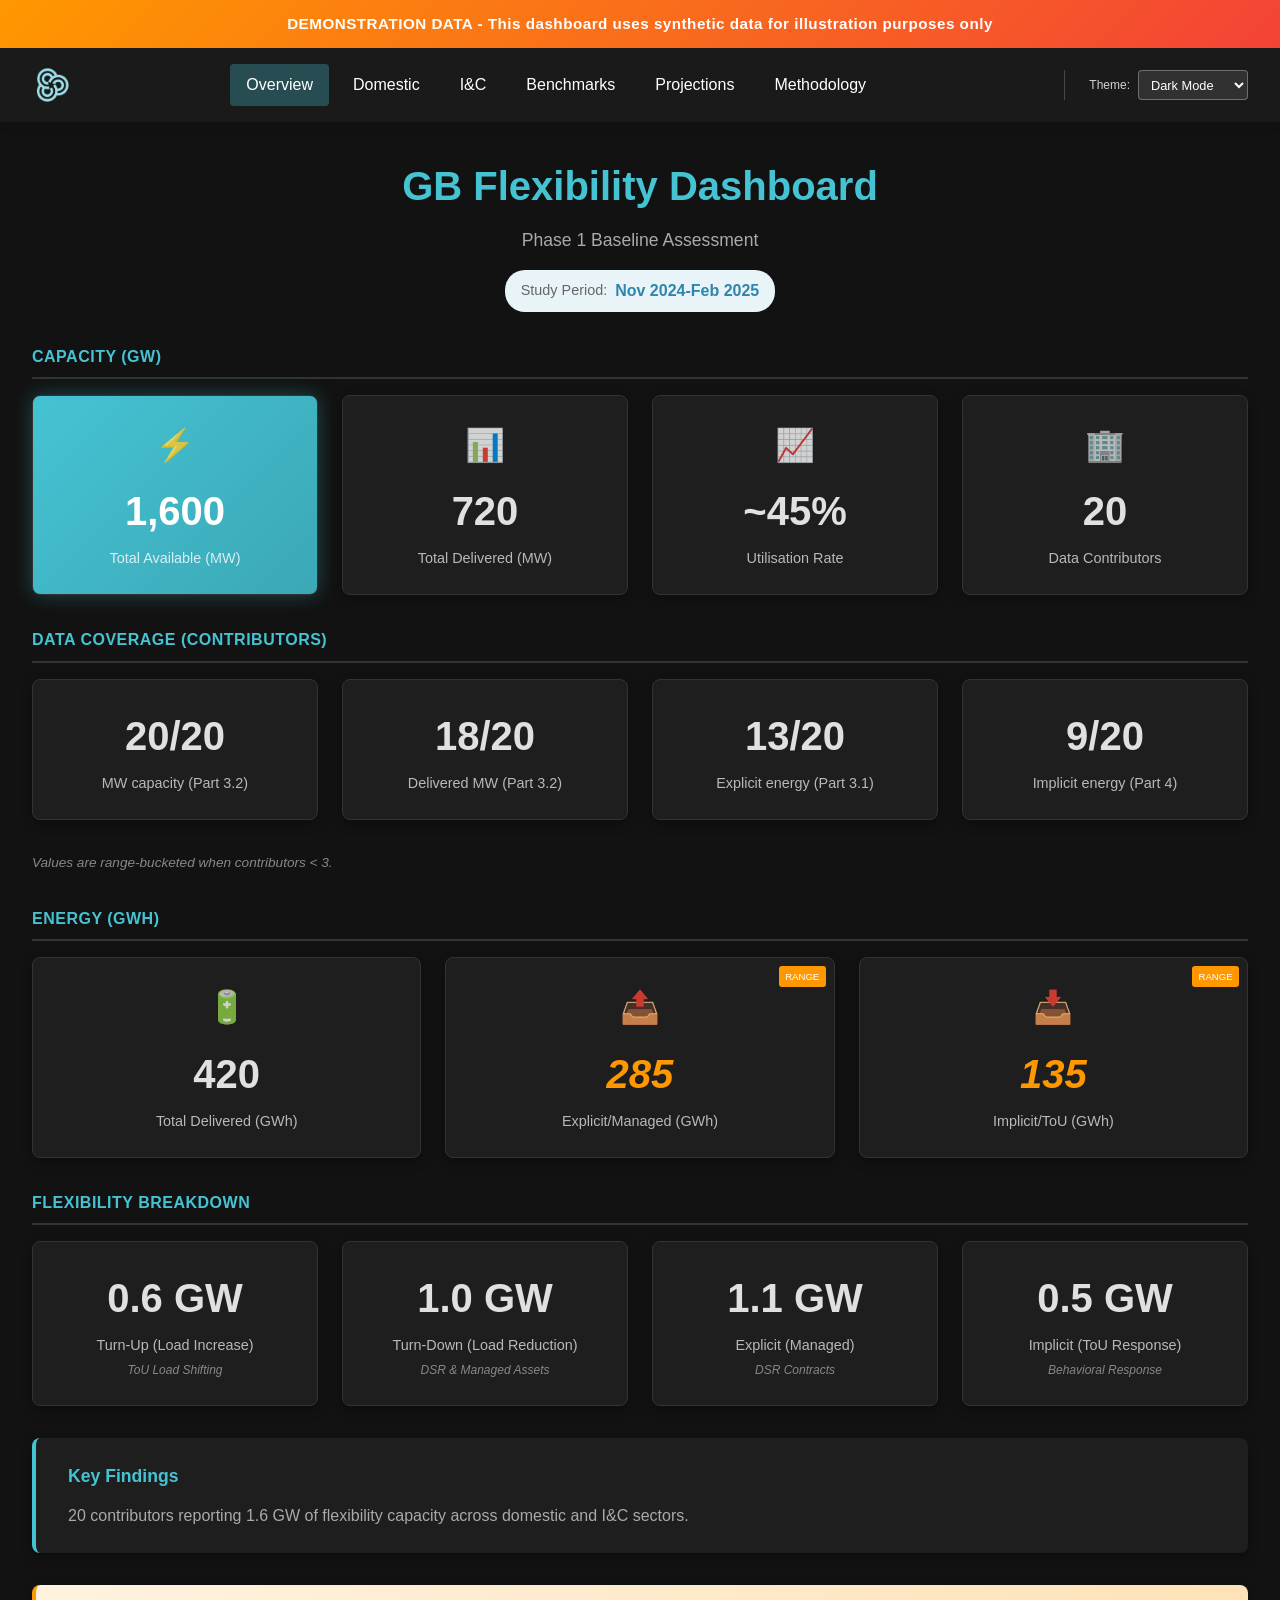
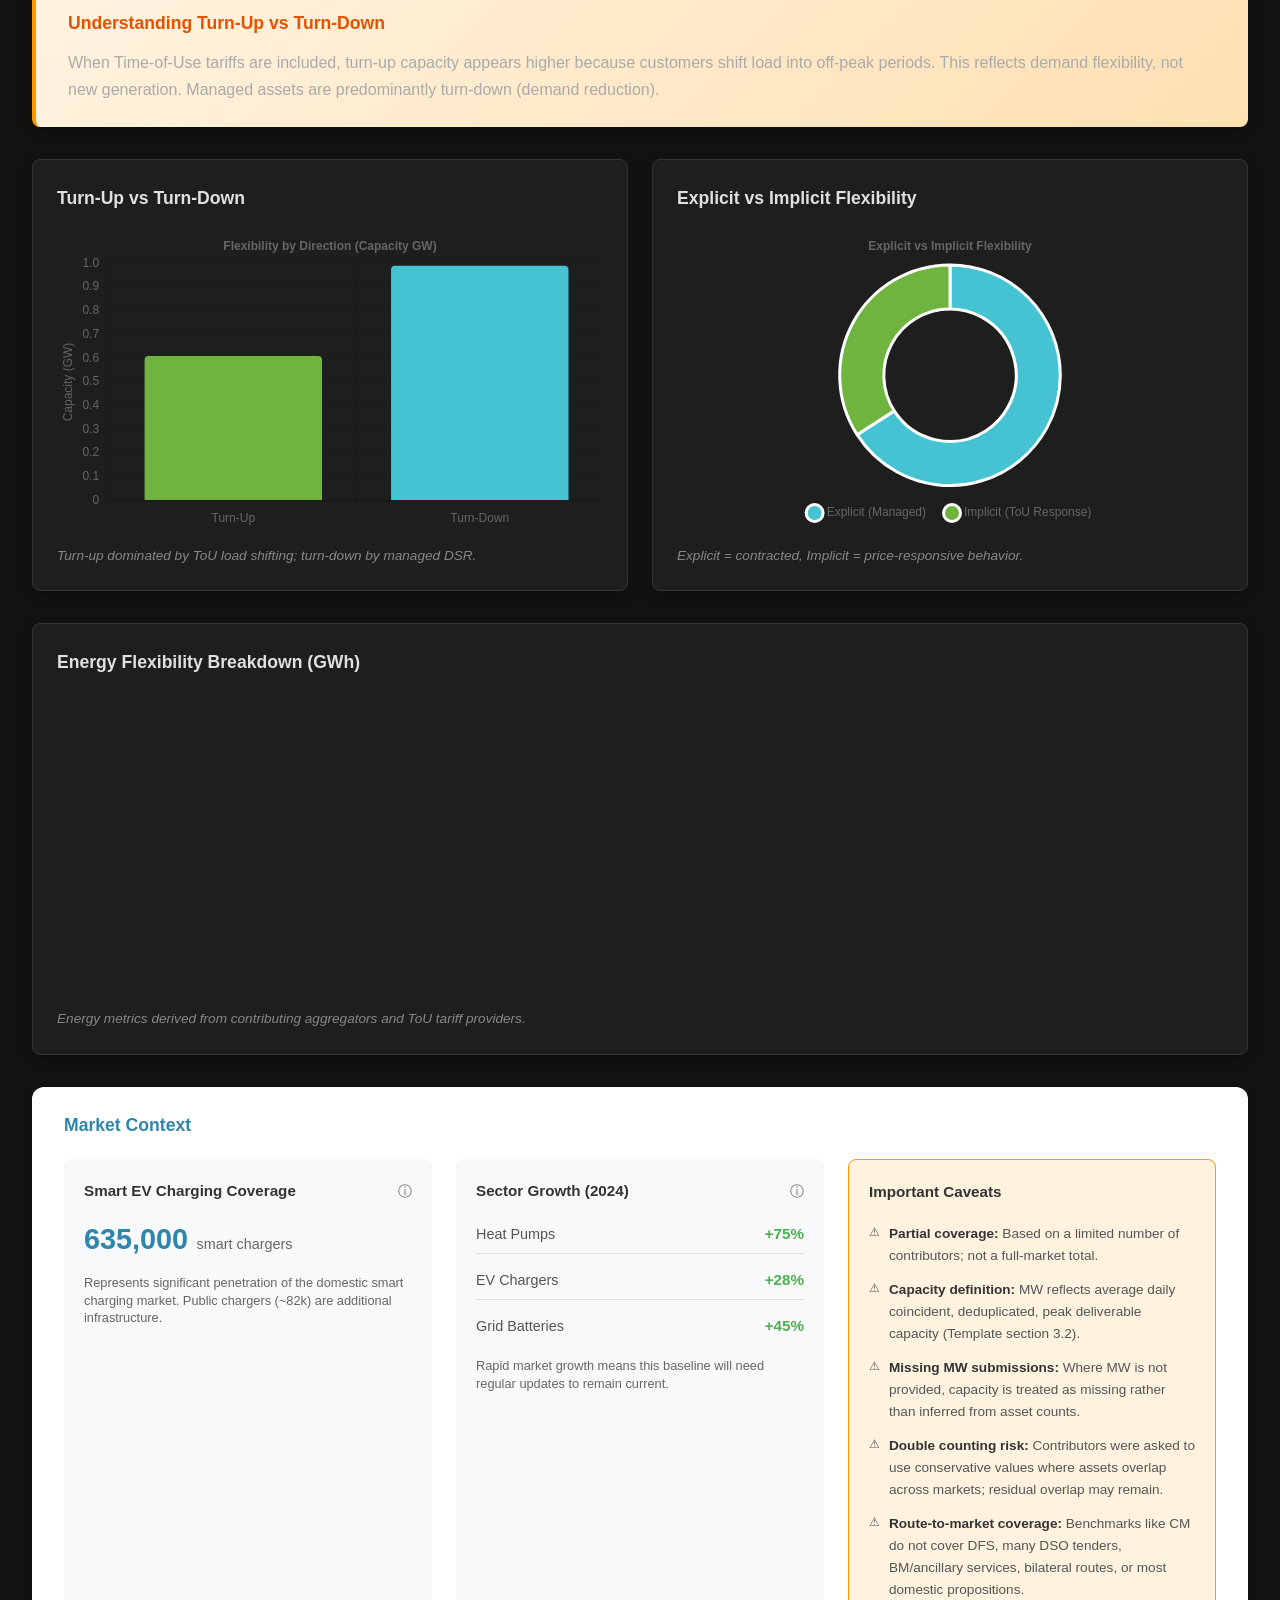
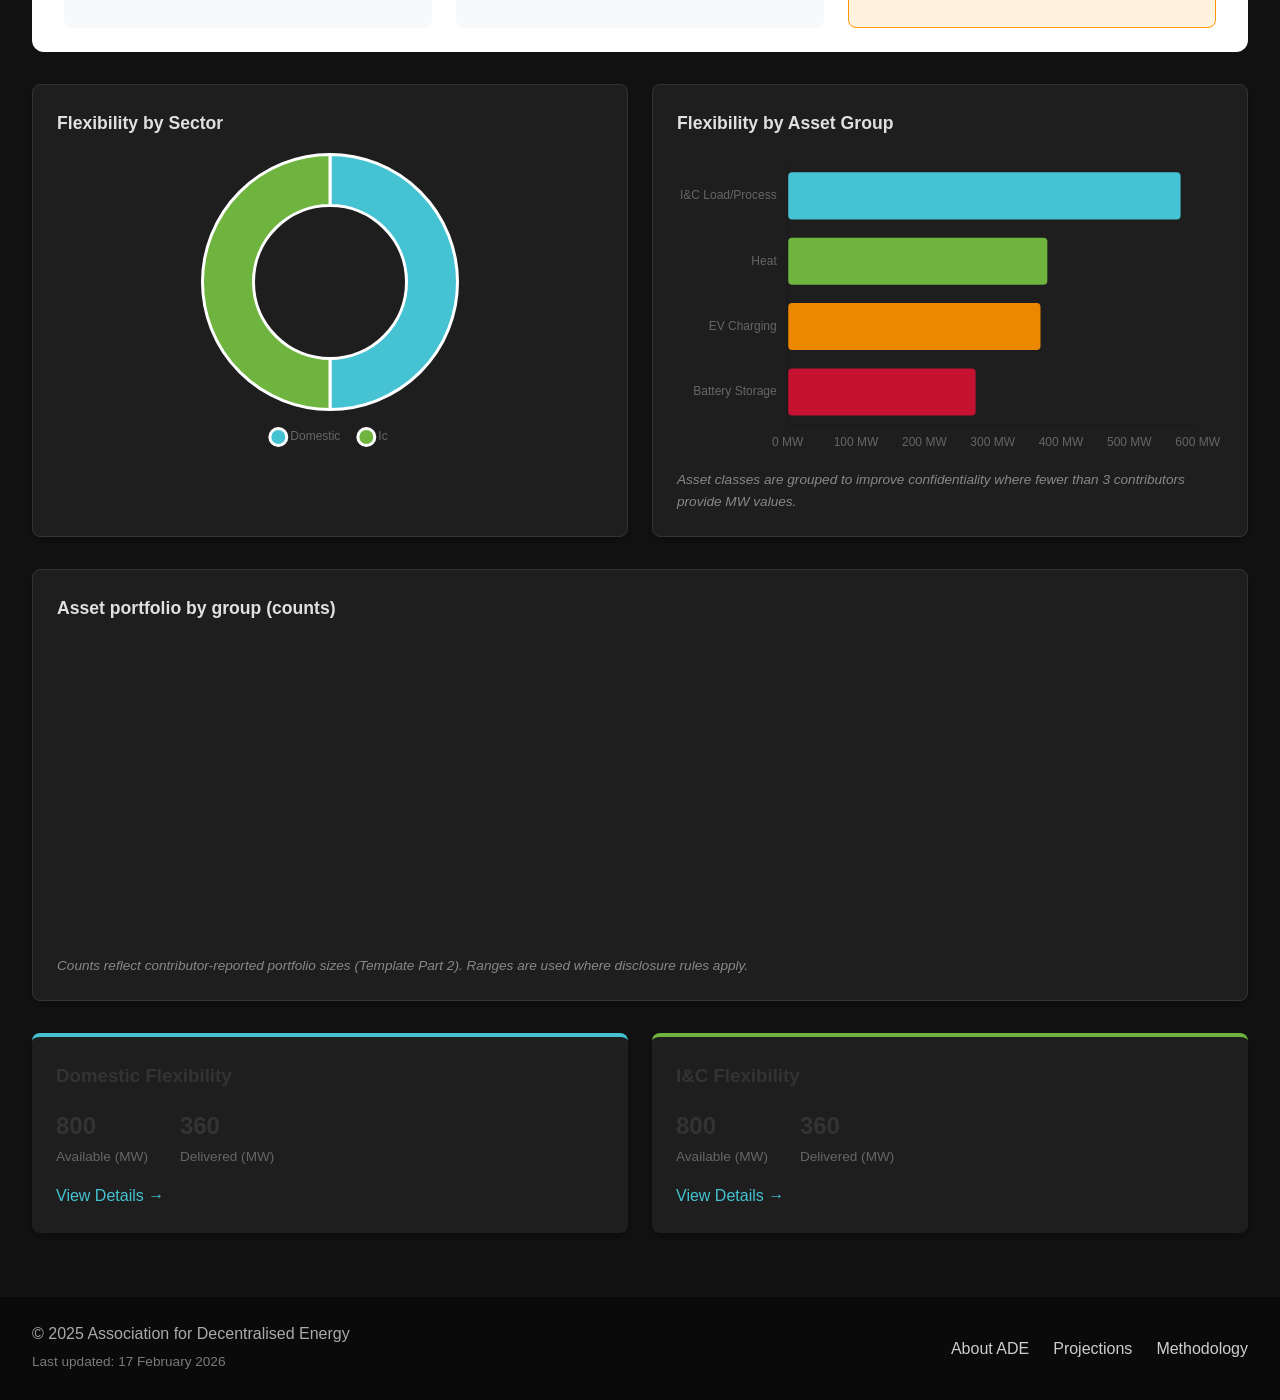
<file: dashboard/index.html>
<!DOCTYPE html>
<html lang="en" data-theme="dashboard-dark">
<head>
    <meta charset="UTF-8">
    <meta name="viewport" content="width=device-width, initial-scale=1.0">
    <title>GB Flexibility Dashboard | ADE</title>
    <link rel="stylesheet" href="css/styles.css">
    <link rel="stylesheet" href="css/themes.css">
    <link rel="stylesheet" href="css/ade-brand.css">
    <script src="js/vendor/chart.umd.min.js"></script>
    <script>
      // Fallback if the local vendor bundle is missing.
      if (typeof Chart === 'undefined') {
        var s = document.createElement('script');
        s.src = 'https://cdn.jsdelivr.net/npm/chart.js@4.4.0/dist/chart.umd.min.js';
        document.head.appendChild(s);
      }
    </script>
</head>
<body>
    <!-- Demo Banner (only shown on synthetic-demo branch) -->
    <div class="demo-banner" id="demo-banner" style="display:none;">
        DEMONSTRATION DATA - This dashboard uses synthetic data for illustration purposes only
    </div>

    <!-- Header -->
    <header class="header">
        <div class="header-content">
            <div class="logo">
                <img src="ADE Demand Logo.png" alt="ADE Demand" class="logo-img" onerror="this.style.display='none'; this.nextElementSibling.style.display='flex';">
                <div class="logo-fallback" style="display:none;">
                    <span class="logo-text">ade</span>
                    <span class="logo-text-bold">Demand</span>
                </div>
            </div>
            <nav class="nav">
                <a href="#overview" class="nav-link active" data-page="overview">Overview</a>
                <a href="#domestic" class="nav-link" data-page="domestic">Domestic</a>
                <a href="#ic" class="nav-link" data-page="ic">I&C</a>
                <a href="#benchmarks" class="nav-link" data-page="benchmarks">Benchmarks</a>
                <a href="#projections" class="nav-link" data-page="projections">Projections</a>
                <a href="#methodology" class="nav-link" data-page="methodology">Methodology</a>
            </nav>
            <div class="theme-selector">
                <label for="theme-select">Theme:</label>
                <select id="theme-select">
                    <option value="energy-flow">Energy Flow</option>
                    <option value="data-grid">Data Grid</option>
                    <option value="bold-blocks">Bold Blocks</option>
                    <option value="light-airy">Light & Airy</option>
                    <option value="dashboard-dark">Dark Mode</option>
                </select>
            </div>
        </div>
    </header>

    <!-- Main Content -->
    <main class="main">
        <!-- Page: Overview -->
        <section id="overview" class="page active">
            <div class="page-header">
                <h1>GB Flexibility Dashboard</h1>
                <p class="subtitle">Phase 1 Baseline Assessment</p>
                <div class="study-badge">
                    <span class="badge-label">Study Period:</span>
                    <span class="badge-value" id="study-period">Nov 2024–Feb 2025</span>
                </div>
            </div>

            <!-- Headline Metrics - Capacity (GW) -->
            <div class="metrics-section">
                <h3 class="section-title">Capacity (GW)</h3>
                <div class="metrics-grid">
                    <div class="metric-card primary">
                        <div class="metric-icon">⚡</div>
                        <div class="metric-value" id="total-available">--</div>
                        <div class="metric-label">Total Available (MW)</div>
                        <div class="metric-badge" id="total-available-badge"></div>
                    </div>
                    <div class="metric-card has-tooltip" data-tooltip="Delivered MW is based on contributor-reported delivered values in the template (section 3.2). Where disclosure rules apply, a range is shown.">
                        <div class="metric-icon">📊</div>
                        <div class="metric-value" id="total-delivered">--</div>
                        <div class="metric-label">Total Delivered (MW)</div>
                        <div class="metric-badge" id="total-delivered-badge"></div>
                    </div>
                    <div class="metric-card has-tooltip" data-tooltip="Utilisation is derived from the ratio of delivered MW to available MW using the same contributor subset (template section 3.2).">
                        <div class="metric-icon">📈</div>
                        <div class="metric-value" id="utilisation-rate">--</div>
                        <div class="metric-label">Utilisation Rate</div>
                    </div>
                    <div class="metric-card">
                        <div class="metric-icon">🏢</div>
                        <div class="metric-value" id="contributor-count">--</div>
                        <div class="metric-label">Data Contributors</div>
                    </div>
                </div>
            </div>

            <!-- Data Coverage (contributors) -->
            <div class="metrics-section">
                <h3 class="section-title">Data coverage (contributors)</h3>
                <div class="metrics-grid metrics-grid-4">
                    <div class="metric-card has-tooltip" data-tooltip="Contributors who supplied MW capacity in Template section 3.2.">
                        <div class="metric-value" id="coverage-capacity-mw">--</div>
                        <div class="metric-label">MW capacity (Part 3.2)</div>
                    </div>
                    <div class="metric-card has-tooltip" data-tooltip="Contributors who supplied delivered MW in Template section 3.2 (delivered turn-up/turn-down).">
                        <div class="metric-value" id="coverage-delivered-mw">--</div>
                        <div class="metric-label">Delivered MW (Part 3.2)</div>
                    </div>
                    <div class="metric-card has-tooltip" data-tooltip="Contributors who supplied delivered energy (MWh) in Template section 3.1.">
                        <div class="metric-value" id="coverage-explicit-energy">--</div>
                        <div class="metric-label">Explicit energy (Part 3.1)</div>
                    </div>
                    <div class="metric-card has-tooltip" data-tooltip="Contributors who supplied Time-of-Use (implicit) energy totals in Part 4.">
                        <div class="metric-value" id="coverage-implicit-energy">--</div>
                        <div class="metric-label">Implicit energy (Part 4)</div>
                    </div>
                </div>
                <p class="chart-note" id="coverage-note">Where fewer than 3 contributors supply a metric, values are shown as ranges to protect confidentiality.</p>
            </div>

            <!-- Energy Metrics (GWh) - Methodology v7 -->
            <div class="metrics-section">
                <h3 class="section-title">Energy (GWh)</h3>
                <div class="metrics-grid metrics-grid-3">
                    <div class="metric-card has-tooltip" data-tooltip="Total delivered energy flexibility from contributor data (k>=3).">
                        <div class="metric-icon">🔋</div>
                        <div class="metric-value" id="total-delivered-gwh">~650</div>
                        <div class="metric-label">Total Delivered (GWh)</div>
                    </div>
                    <div class="metric-card has-tooltip" data-tooltip="Range estimate - explicit managed contracts. Uses range due to k<3 contributors for this dimension.">
                        <div class="metric-icon">📤</div>
                        <div class="metric-value illustrative-value" id="explicit-gwh">250-750</div>
                        <div class="metric-label">Explicit/Managed (GWh)</div>
                        <div class="metric-badge illustrative">Range</div>
                    </div>
                    <div class="metric-card has-tooltip" data-tooltip="Range estimate - ToU behavioral response. Uses range due to k<3 contributors for this dimension.">
                        <div class="metric-icon">📥</div>
                        <div class="metric-value illustrative-value" id="implicit-gwh">50-250</div>
                        <div class="metric-label">Implicit/ToU (GWh)</div>
                        <div class="metric-badge illustrative">Range</div>
                    </div>
                </div>
            </div>

            <!-- Directional & Type Breakdown - Methodology v7 -->
            <div class="metrics-section">
                <h3 class="section-title">Flexibility Breakdown</h3>
                <div class="metrics-grid metrics-grid-4">
                    <div class="metric-card has-tooltip" data-tooltip="Turn-up includes load shifting from ToU tariffs. Not new generation.">
                        <div class="metric-value"><span id="turn-up-gw">4.6</span> GW</div>
                        <div class="metric-label">Turn-Up (Load Increase)</div>
                        <div class="metric-sublabel">ToU Load Shifting</div>
                    </div>
                    <div class="metric-card has-tooltip" data-tooltip="Turn-down dominated by managed demand reduction services.">
                        <div class="metric-value"><span id="turn-down-gw">9.2</span> GW</div>
                        <div class="metric-label">Turn-Down (Load Reduction)</div>
                        <div class="metric-sublabel">DSR & Managed Assets</div>
                    </div>
                    <div class="metric-card has-tooltip" data-tooltip="Contracted flexibility with defined dispatch/payment mechanisms.">
                        <div class="metric-value"><span id="explicit-gw">9.2</span> GW</div>
                        <div class="metric-label">Explicit (Managed)</div>
                        <div class="metric-sublabel">DSR Contracts</div>
                    </div>
                    <div class="metric-card has-tooltip" data-tooltip="Price-responsive behavioral changes from ToU tariffs.">
                        <div class="metric-value"><span id="implicit-gw">4.6</span> GW</div>
                        <div class="metric-label">Implicit (ToU Response)</div>
                        <div class="metric-sublabel">Behavioral Response</div>
                    </div>
                </div>
            </div>

            <!-- Narrative Card -->
            <div class="narrative-card">
                <h3>Key Findings</h3>
                <p id="narrative-headline">Loading dashboard data...</p>
            </div>

            <!-- Asymmetry Explanation - Methodology v7 -->
            <div class="narrative-card asymmetry-card">
                <h3>Understanding Turn-Up vs Turn-Down</h3>
                <p id="asymmetry-note">When Time-of-Use tariffs are included, turn-up capacity appears higher because customers shift load into off-peak periods. This reflects demand flexibility, not new generation. Managed assets are predominantly turn-down (demand reduction).</p>
            </div>

            <!-- Methodology v7 Charts Row -->
            <div class="charts-row">
                <div class="chart-card">
                    <h3>Turn-Up vs Turn-Down</h3>
                    <div class="chart-container">
                        <canvas id="directional-chart"></canvas>
                    </div>
                    <p class="chart-note">Turn-up dominated by ToU load shifting; turn-down by managed DSR.</p>
                </div>
                <div class="chart-card">
                    <h3>Explicit vs Implicit Flexibility</h3>
                    <div class="chart-container">
                        <canvas id="flex-type-chart"></canvas>
                    </div>
                    <p class="chart-note">Explicit = contracted, Implicit = price-responsive behavior.</p>
                </div>
            </div>

            <!-- Energy Breakdown Chart - Methodology v7 -->
            <div class="chart-card full-width">
                <h3>Energy Flexibility Breakdown (GWh)</h3>
                <div class="chart-container">
                    <canvas id="energy-breakdown-chart"></canvas>
                </div>
                <p class="chart-note">Energy metrics derived from contributing aggregators and ToU tariff providers.</p>
            </div>

            <!-- Market Context Card -->
            <div class="context-card">
                <h3>Market Context</h3>
                <div class="context-grid">
                    <!-- Smart EV Charging -->
                    <div class="context-item">
                        <div class="context-header">
                            <span class="context-label">Smart EV Charging Coverage</span>
                            <span class="context-source has-tooltip" data-tooltip="~1.2M battery EVs registered in UK (DfT 2024). Dashboard shows 635k smart chargers from contributing suppliers.">ⓘ</span>
                        </div>
                        <div class="context-stat">
                            <span class="stat-value">635,000</span>
                            <span class="stat-unit">smart chargers</span>
                        </div>
                        <p class="context-note">Represents significant penetration of the domestic smart charging market. Public chargers (~82k) are additional infrastructure.</p>
                    </div>

                    <!-- Market Growth -->
                    <div class="context-item">
                        <div class="context-header">
                            <span class="context-label">Sector Growth (2024)</span>
                            <span class="context-source has-tooltip" data-tooltip="Sources: MCS (heat pumps), GOV.UK (EV infrastructure), Energy Storage News (batteries)">ⓘ</span>
                        </div>
                        <div class="growth-indicators">
                            <div class="growth-item">
                                <span class="growth-label">Heat Pumps</span>
                                <span class="growth-value positive">+75%</span>
                            </div>
                            <div class="growth-item">
                                <span class="growth-label">EV Chargers</span>
                                <span class="growth-value positive">+28%</span>
                            </div>
                            <div class="growth-item">
                                <span class="growth-label">Grid Batteries</span>
                                <span class="growth-value positive">+45%</span>
                            </div>
                        </div>
                        <p class="context-note">Rapid market growth means this baseline will need regular updates to remain current.</p>
                    </div>

                    <!-- Data Coverage Warning -->
                    <div class="context-item highlight">
                        <div class="context-header">
                            <span class="context-label">Important Caveats</span>
                        </div>
                        <ul class="caveat-list">
                            <li><strong>Partial coverage:</strong> Based on a limited number of contributors; not a full-market total.</li>
                            <li><strong>Capacity definition:</strong> MW reflects average daily coincident, deduplicated, peak deliverable capacity (Template section 3.2).</li>
                            <li><strong>Missing MW submissions:</strong> Where MW is not provided, capacity is treated as missing rather than inferred from asset counts.</li>
                            <li><strong>Double counting risk:</strong> Contributors were asked to use conservative values where assets overlap across markets; residual overlap may remain.</li>
                            <li><strong>Route-to-market coverage:</strong> Benchmarks like CM do not cover DFS, many DSO tenders, BM/ancillary services, bilateral routes, or most domestic propositions.</li>
                        </ul>
                    </div>
                </div>
            </div>

            <!-- Charts Row -->
            <div class="charts-row">
                <div class="chart-card">
                    <h3>Flexibility by Sector</h3>
                    <div class="chart-container">
                        <canvas id="sector-chart"></canvas>
                    </div>
                    <p class="chart-note" id="sector-note"></p>
                </div>
                <div class="chart-card">
                    <h3>Flexibility by Asset Group</h3>
                    <div class="chart-container">
                        <canvas id="asset-group-chart"></canvas>
                    </div>
                    <p class="chart-note" id="asset-group-note">Asset classes are grouped to improve confidentiality where fewer than 3 contributors provide MW values.</p>
                </div>
            </div>

            <div class="chart-card full-width">
                <h3>Asset portfolio by group (counts)</h3>
                <div class="chart-container">
                    <canvas id="asset-group-count-chart"></canvas>
                </div>
                <p class="chart-note" id="asset-group-count-note">Counts reflect contributor-reported portfolio sizes (Template Part 2). Ranges are used where disclosure rules apply.</p>
            </div>

            <!-- Sector Summary Cards -->
            <div class="sector-cards">
                <div class="sector-card domestic">
                    <h3>Domestic Flexibility</h3>
                    <div class="sector-metrics">
                        <div class="sector-metric">
                            <span class="value" id="domestic-available">--</span>
                            <span class="label">Available (MW)</span>
                        </div>
                        <div class="sector-metric has-tooltip" data-tooltip="Delivery data not yet collected for Phase 1.">
                            <span class="value not-available" id="domestic-delivered">N/A</span>
                            <span class="label">Delivered (MW)</span>
                        </div>
                    </div>
                    <a href="#domestic" class="sector-link" data-page="domestic">View Details →</a>
                </div>
                <div class="sector-card ic">
                    <h3>I&C Flexibility</h3>
                    <div class="sector-metrics">
                        <div class="sector-metric">
                            <span class="value" id="ic-available">--</span>
                            <span class="label">Available (MW)</span>
                        </div>
                        <div class="sector-metric has-tooltip" data-tooltip="Delivery data not yet collected for Phase 1.">
                            <span class="value not-available" id="ic-delivered">N/A</span>
                            <span class="label">Delivered (MW)</span>
                        </div>
                    </div>
                    <a href="#ic" class="sector-link" data-page="ic">View Details →</a>
                </div>
            </div>
        </section>

        <!-- Page: Domestic -->
        <section id="domestic" class="page">
            <div class="page-header">
                <h1>Domestic Flexibility</h1>
                <p class="subtitle">Residential flexible assets</p>
            </div>

            <div class="metrics-grid">
                <div class="metric-card primary">
                    <div class="metric-value" id="domestic-total-mw">--</div>
                    <div class="metric-label">Total Capacity (MW)</div>
                </div>
                <div class="metric-card has-tooltip" data-tooltip="Delivery factor requires event-level dispatch data, which will be collected in future phases.">
                    <div class="metric-value not-available" id="domestic-delivery-pct">N/A</div>
                    <div class="metric-label">Delivery Factor</div>
                    <div class="metric-badge unavailable-badge">Phase 2</div>
                </div>
            </div>

            <div class="chart-card full-width">
                <h3>Domestic Asset Breakdown</h3>
                <div class="chart-container">
                    <canvas id="domestic-asset-chart"></canvas>
                </div>
            </div>

            <div class="narrative-card">
                <h3>About Domestic Flexibility</h3>
                <p id="narrative-domestic">
                    Domestic flexibility includes smart EV chargers, heat pumps, home batteries,
                    and smart appliances in residential properties. These assets can shift their
                    electricity consumption in response to price signals or grid needs.
                </p>
            </div>
        </section>

        <!-- Page: I&C -->
        <section id="ic" class="page">
            <div class="page-header">
                <h1>Industrial & Commercial Flexibility</h1>
                <p class="subtitle">Non-domestic flexible assets</p>
            </div>

            <div class="metrics-grid">
                <div class="metric-card primary">
                    <div class="metric-value" id="ic-total-mw">--</div>
                    <div class="metric-label">Total Capacity (MW)</div>
                </div>
                <div class="metric-card has-tooltip" data-tooltip="Delivery factor requires event-level dispatch data, which will be collected in future phases.">
                    <div class="metric-value not-available" id="ic-delivery-pct">N/A</div>
                    <div class="metric-label">Delivery Factor</div>
                    <div class="metric-badge unavailable-badge">Phase 2</div>
                </div>
            </div>

            <div class="chart-card full-width">
                <h3>I&C Asset Breakdown</h3>
                <div class="chart-container">
                    <canvas id="ic-asset-chart"></canvas>
                </div>
            </div>

            <div class="narrative-card">
                <h3>About I&C Flexibility</h3>
                <p id="narrative-ic">
                    Industrial and Commercial flexibility includes cold storage facilities,
                    water treatment works, manufacturing processes, commercial HVAC systems,
                    and behind-the-meter batteries at business premises.
                </p>
            </div>
        </section>

        <!-- Page: Benchmarks / Sense-checks -->
        <section id="benchmarks" class="page">
            <div class="page-header">
                <h1>Benchmarks and sense-checks</h1>
                <p class="subtitle">External context for interpretation (not added to totals)</p>
                <div class="study-badge">
                    <span class="badge-label">CM Delivery Year:</span>
                    <span class="badge-value" id="cm-dy">2024/25</span>
                </div>
            </div>

            <div class="notice notice-warning" id="benchmarks-nonadditivity">
                <strong>Benchmark only.</strong>
                Capacity Market figures are used as an external sense-check and are not added to dashboard totals.
            </div>

            <details class="info-panel" open>
                <summary>Methods and limitations</summary>
                <div class="info-panel-body" id="benchmarks-methods">
                    Capacity Market values represent de-rated capacity awards for DSR CMUs in Delivery Year 2024/25.
                    Dashboard contributor figures reflect the project study period and follow the dashboard working capacity definition.
                    Expect differences due to definition and time-period mismatch, contributor coverage, and overlaps across services.
                </div>
            </details>

            <div class="charts-row">
                <div class="chart-card">
                    <h3>Delta vs CM benchmark</h3>
                    <div class="chart-container">
                        <canvas id="benchmark-delta-chart"></canvas>
                    </div>
                    <p class="chart-note" id="benchmark-note">Positive delta means contributor totals exceed the CM benchmark (by category). Interpret with care.</p>
                </div>
                <div class="chart-card">
                    <h3>CM benchmark by category</h3>
                    <div class="chart-container">
                        <canvas id="cm-benchmark-chart"></canvas>
                    </div>
                    <p class="chart-note">CM coverage is strongest for I&C oriented capacity; it under-represents domestic propositions.</p>
                </div>
            </div>

            <div class="data-table-card">
                <h3>Contributor totals vs Capacity Market (DY 2024/25)</h3>
                <table class="data-table" id="benchmark-table">
                    <thead>
                        <tr>
                            <th>Category</th>
                            <th>Contributors (MW)</th>
                            <th>CM benchmark (MW)</th>
                            <th>Delta (MW)</th>
                            <th>Delta (%)</th>
                        </tr>
                    </thead>
                    <tbody id="benchmark-table-body">
                        <tr><td colspan="5">Loading...</td></tr>
                    </tbody>
                </table>
                <p class="chart-note">Where disclosure rules apply to contributor totals, a range is shown in the tooltip rather than a point estimate.</p>
            </div>

            <div class="sources-card">
                <h3>Sources</h3>
                <ul id="benchmark-sources"></ul>
            </div>
        </section>

        <!-- Page: Projections - Methodology v7 -->
        <section id="projections" class="page">
            <div class="page-header">
                <h1>Potential & Projections</h1>
                <p class="subtitle">Latent potential and future flexibility scenarios</p>
            </div>

            <!-- Current vs Latent vs Future Summary -->
            <div class="metrics-section">
                <h3 class="section-title">Flexibility Trajectory</h3>
                <div class="metrics-grid metrics-grid-4">
                    <div class="metric-card">
                        <div class="metric-icon">📍</div>
                        <div class="metric-value" id="current-observed-gw">4.9 GW</div>
                        <div class="metric-label">Current Observed</div>
                        <div class="metric-sublabel" id="current-observed-contributors">From 42 contributors</div>
                    </div>
                    <div class="metric-card has-tooltip" data-tooltip="Derived from public deployment data × average flex per managed asset.">
                        <div class="metric-icon">🎯</div>
                        <div class="metric-value" id="latent-total-gw">15.4</div>
                        <div class="metric-label">Latent Potential (GW)</div>
                        <div class="metric-sublabel">If all eligible assets managed</div>
                    </div>
                    <div class="metric-card has-tooltip" data-tooltip="NESO FES 2025 and Clean Power 2030 Action Plan projections.">
                        <div class="metric-icon">🚀</div>
                        <div class="metric-value" id="future-2030-gw">55.2</div>
                        <div class="metric-label">2030 Projection (GW)</div>
                        <div class="metric-sublabel" id="future-2030-range">51-66 GW range</div>
                    </div>
                    <div class="metric-card has-tooltip" data-tooltip="NESO FES 2025 long-term scenario.">
                        <div class="metric-icon">🌍</div>
                        <div class="metric-value" id="future-2050-gw">204</div>
                        <div class="metric-label">2050 Projection (GW)</div>
                        <div class="metric-sublabel" id="future-2050-range">180-220 GW range</div>
                    </div>
                </div>
            </div>

            <!-- Latent Potential Section -->
            <div class="narrative-card">
                <h3>Latent Potential Methodology</h3>
                <p>Latent potential estimates the total GB flexibility if all eligible assets were actively managed. Calculated as: <strong>Average flex per managed asset × Total GB deployed assets</strong>. These are derived from public deployment data to avoid k-threshold disclosure issues.</p>
            </div>

            <div class="chart-card full-width">
                <h3>Latent Potential by Asset Class</h3>
                <div class="chart-container">
                    <canvas id="latent-potential-chart"></canvas>
                </div>
                <p class="chart-note">Based on public deployment figures from Zapmap, MCS, DESNZ, and RenewableUK.</p>
            </div>

            <!-- Latent Potential Breakdown Table -->
            <div class="data-table-card">
                <h3>Latent Potential Calculations</h3>
                <table class="data-table">
                    <thead>
                        <tr>
                            <th>Asset Class</th>
                            <th>Managed Sample</th>
                            <th>Avg kW/Asset</th>
                            <th>GB Deployed</th>
                            <th>Latent (GW)</th>
                            <th>Source</th>
                        </tr>
                    </thead>
                    <tbody>
                        <tr>
                            <td>Electric Vehicles</td>
                            <td>635,000</td>
                            <td>7 kW</td>
                            <td>1.8M BEVs</td>
                            <td><strong>12.6 GW</strong></td>
                            <td>Zapmap, SMMT</td>
                        </tr>
                        <tr>
                            <td>Heat Pumps</td>
                            <td>80</td>
                            <td>7 kW</td>
                            <td>250k</td>
                            <td><strong>1.75 GW</strong></td>
                            <td>MCS</td>
                        </tr>
                        <tr>
                            <td>Domestic Batteries</td>
                            <td>19,540</td>
                            <td>9.2 kW</td>
                            <td>~50k</td>
                            <td><strong>0.46 GW</strong></td>
                            <td>DESNZ, MCS</td>
                        </tr>
                        <tr class="total-row">
                            <td colspan="4"><strong>Total Latent Potential</strong></td>
                            <td><strong>~15.4 GW</strong></td>
                            <td></td>
                        </tr>
                    </tbody>
                </table>
            </div>

            <!-- Future Projections Section -->
            <div class="narrative-card">
                <h3>Future Projections</h3>
                <p>Future flexibility projections are based on NESO Future Energy Scenarios 2025 and the Clean Power 2030 Action Plan. Two scenario types are presented: <strong>(a)</strong> future deployment at today's participation rates, and <strong>(b)</strong> future if expanded to full market participation.</p>
            </div>

            <div class="chart-card full-width">
                <h3>Flexibility Potential Trajectory</h3>
                <div class="chart-container" style="height: 350px;">
                    <canvas id="future-timeline-chart"></canvas>
                </div>
                <p class="chart-note">Central, high, and low scenarios based on NESO FES 2025.</p>
            </div>

            <!-- 2030 Technology Breakdown -->
            <div class="projection-cards">
                <div class="projection-card">
                    <h4>2030 Flexibility by Technology</h4>
                    <div class="projection-list">
                        <div class="projection-item">
                            <span class="proj-label">EV Smart Charging</span>
                            <span class="proj-value">18 GW</span>
                            <span class="proj-note">5.5M V2G-capable EVs</span>
                        </div>
                        <div class="projection-item">
                            <span class="proj-label">Heat Pumps</span>
                            <span class="proj-value">8 GW</span>
                            <span class="proj-note">600k/year by 2028</span>
                        </div>
                        <div class="projection-item">
                            <span class="proj-label">Battery Storage</span>
                            <span class="proj-value">23 GW</span>
                            <span class="proj-note">Grid + domestic</span>
                        </div>
                        <div class="projection-item">
                            <span class="proj-label">I&C Flexibility</span>
                            <span class="proj-value">6 GW</span>
                            <span class="proj-note">Expanded DSR</span>
                        </div>
                    </div>
                </div>

                <div class="projection-card">
                    <h4>Policy Drivers</h4>
                    <div class="policy-list">
                        <div class="policy-item">
                            <span class="policy-name">ZEV Mandate</span>
                            <span class="policy-target">80% EV sales by 2030, 100% by 2035</span>
                        </div>
                        <div class="policy-item">
                            <span class="policy-name">Heat Pump Target</span>
                            <span class="policy-target">600k installations/year by 2028</span>
                        </div>
                        <div class="policy-item">
                            <span class="policy-name">Clean Power 2030</span>
                            <span class="policy-target">Decarbonised grid by 2030</span>
                        </div>
                    </div>
                </div>
            </div>

            <!-- Data Sources -->
            <div class="method-card">
                <h3>Projection Data Sources</h3>
                <ul class="source-list">
                    <li><a href="https://www.neso.energy/fes" target="_blank">NESO Future Energy Scenarios 2025</a> - 55.2 GW (2030), 204 GW (2050)</li>
                    <li><a href="https://www.gov.uk/government/publications/clean-power-2030-action-plan" target="_blank">Clean Power 2030 Action Plan</a> - 51-66 GW flexibility range</li>
                    <li><a href="https://www.theccc.org.uk" target="_blank">CCC Seventh Carbon Budget</a> - Heat pump trajectories</li>
                    <li><a href="https://www.gov.uk/government/publications/zev-mandate-scheme-design" target="_blank">ZEV Mandate</a> - 80% EV sales 2030</li>
                </ul>
            </div>

            <!-- Caveats -->
            <div class="context-item highlight">
                <div class="context-header">
                    <span class="context-label">Important Caveats</span>
                </div>
                <ul class="caveat-list">
                    <li><strong>Latent potential:</strong> Derived from public deployment data × average impact, not contributor-specific</li>
                    <li><strong>Future projections:</strong> Based on NESO/government scenarios, subject to policy changes</li>
                    <li><strong>Participation rates:</strong> Actual participation may differ from modelled scenarios</li>
                    <li><strong>Technology evolution:</strong> New technologies may change flexibility landscape</li>
                </ul>
            </div>
        </section>

        <!-- Page: Methodology -->
        <section id="methodology" class="page">
            <div class="page-header">
                <h1>Methodology & Data Coverage</h1>
                <p class="subtitle">How this dashboard was created</p>
            </div>

            <div class="methodology-grid">
                <div class="method-card">
                    <h3>Data Collection</h3>
                    <p>Data was collected from energy suppliers, aggregators, and network operators
                    using standardised templates. Each organisation submitted information about
                    their flexible asset portfolios and service participation.</p>
                </div>

                <div class="method-card">
                    <h3>Data Governance</h3>
                    <p>To protect commercial confidentiality, all data undergoes statistical
                    disclosure control. Values are only published when 3 or more contributors
                    exist for that metric. This prevents identification of individual organisations.</p>
                    <div class="governance-badge">
                        <span class="k-badge">k = 3</span>
                        <span class="k-label">Minimum contributors per cell</span>
                    </div>
                </div>

                <div class="method-card">
                    <h3>Range Estimates</h3>
                    <p>Where fewer than 3 contributors exist for a dimension, we publish
                    <strong>range estimates</strong> instead of point values. This statistical
                    disclosure approach (used by ONS and Eurostat) protects individual
                    contributors while still providing useful magnitude information.</p>
                    <div class="range-examples">
                        <div class="range-example">
                            <span class="range-badge">5-10 GW</span>
                            <span>= Value falls within this range</span>
                        </div>
                        <div class="range-example">
                            <span class="range-badge">50-100 MW</span>
                            <span>= Value falls within this range</span>
                        </div>
                    </div>
                    <p class="context-note" style="margin-top: 0.75rem;">Ranges are shown in orange on charts. The bar height represents the range midpoint.</p>
                </div>

                <div class="method-card">
                    <h3>Data Quality</h3>
                    <div id="quality-metrics">
                        <div class="quality-row">
                            <span class="quality-label">Contributors:</span>
                            <span class="quality-value" id="quality-contributors">--</span>
                        </div>
                        <div class="quality-row">
                            <span class="quality-label">Validation Rate:</span>
                            <span class="quality-value" id="quality-validation">--%</span>
                        </div>
                        <div class="quality-row">
                            <span class="quality-label">Avg Completeness:</span>
                            <span class="quality-value" id="quality-completeness">--%</span>
                        </div>
                    </div>
                </div>
            </div>

            <div class="method-card">
                <h3>External Data Sources</h3>
                <p>Market context figures are drawn from publicly available sources:</p>
                <ul class="source-list">
                    <li><a href="https://www.gov.uk/government/publications/clean-power-2030-action-plan" target="_blank">Clean Power 2030 Action Plan</a> - DESNZ flexibility targets</li>
                    <li><a href="https://mcscertified.com/2024-is-the-best-year-on-record-for-certified-heat-pump-installations-in-the-uk/" target="_blank">MCS Certified</a> - Heat pump installation statistics</li>
                    <li><a href="https://www.gov.uk/government/collections/electric-vehicle-charging-infrastructure-statistics" target="_blank">GOV.UK</a> - EV charging infrastructure statistics</li>
                    <li><a href="https://www.energy-storage.news/uk-reaches-6gw-8gwh-of-operational-bess-nearly-20gwh-under-construction/" target="_blank">Energy Storage News</a> - UK battery storage capacity</li>
                    <li><a href="https://www.neso.energy/industry-information/balancing-services/demand-flexibility-service-dfs" target="_blank">NESO</a> - Demand Flexibility Service data</li>
                </ul>
            </div>

            <div class="cta-card">
                <h3>Contribute Data</h3>
                <p>Want to contribute to future releases of this dashboard?
                Contact the ADE Data Lab team to learn how your organisation can participate.</p>
                <a href="mailto:research@theade.co.uk" class="cta-button">Get in Touch</a>
            </div>

            <div class="method-card">
                <h3>Documentation</h3>
                <p>For full methodology documentation, data templates, and technical details:</p>
                <a href="https://adedata-lab.github.io/FlexDash/" target="_blank" class="cta-button">View Documentation</a>
            </div>
        </section>
    </main>

    <!-- Footer -->
    <footer class="footer">
        <div class="footer-content">
            <div class="footer-info">
                <p>© 2025 Association for Decentralised Energy</p>
                <p class="footer-note">
                    Last updated: <span id="last-updated">--</span>
                </p>
            </div>
            <div class="footer-links">
                <a href="https://www.theade.co.uk" target="_blank">About ADE</a>
                <a href="#projections" data-page="projections">Projections</a>
                <a href="#methodology" data-page="methodology">Methodology</a>
            </div>
        </div>
    </footer>

    <!-- Scripts -->
    <script src="js/data.js"></script>
    <script src="js/main.js"></script>
    <script src="js/charts.js"></script>
</body>
</html>
</file>
<file: dashboard/css/styles.css>
/* FlexDash Dashboard Styles */

/* Reset and Base */
*, *::before, *::after {
    box-sizing: border-box;
    margin: 0;
    padding: 0;
}

html {
    scroll-behavior: smooth;
}

body {
    font-family: -apple-system, BlinkMacSystemFont, 'Segoe UI', Roboto, Oxygen, Ubuntu, sans-serif;
    line-height: 1.6;
    color: var(--text-primary, #333);
    background-color: var(--body-bg, #f5f7fa);
    min-height: 100vh;
    display: flex;
    flex-direction: column;
}

/* Demo Banner */
.demo-banner {
    background: linear-gradient(135deg, #ff9800 0%, #f44336 100%);
    color: white;
    text-align: center;
    padding: 0.75rem 1rem;
    font-weight: 600;
    font-size: 0.95rem;
    letter-spacing: 0.5px;
    position: sticky;
    top: 0;
    z-index: 200;
}

/* Header */
.header {
    background: var(--header-bg, linear-gradient(135deg, #45c3d3 0%, #6eb43f 100%));
    color: var(--header-text, white);
    padding: 1rem 2rem;
    position: sticky;
    top: 0;
    z-index: 100;
    box-shadow: 0 2px 10px rgba(0,0,0,0.1);
}

.header-content {
    max-width: 1400px;
    margin: 0 auto;
    display: flex;
    justify-content: space-between;
    align-items: center;
}

.logo {
    display: flex;
    align-items: center;
}

.logo-img {
    height: 40px;
    width: auto;
}

.logo-fallback {
    display: flex;
    align-items: baseline;
    gap: 0.25rem;
}

.logo-text {
    font-size: 1.4rem;
    font-weight: 400;
    opacity: 0.7;
}

.logo-text-bold {
    font-size: 1.4rem;
    font-weight: 700;
}

.logo-subtitle {
    font-size: 0.75rem;
    opacity: 0.9;
    letter-spacing: 0.5px;
}

.nav {
    display: flex;
    gap: 0.5rem;
}

.nav-link {
    color: white;
    text-decoration: none;
    padding: 0.5rem 1rem;
    border-radius: 4px;
    transition: background-color 0.2s;
    font-weight: 500;
}

.nav-link:hover {
    background-color: var(--nav-hover-bg, rgba(255,255,255,0.15));
}

.nav-link.active {
    background-color: var(--nav-active-bg, rgba(255,255,255,0.25));
}

/* Main Content */
.main {
    flex: 1;
    max-width: 1400px;
    margin: 0 auto;
    padding: 2rem;
    width: 100%;
}

/* Pages */
.page {
    display: none;
    animation: fadeIn 0.3s ease;
}

.page.active {
    display: block;
}

@keyframes fadeIn {
    from { opacity: 0; transform: translateY(10px); }
    to { opacity: 1; transform: translateY(0); }
}

/* Page Header */
.page-header {
    margin-bottom: 2rem;
    text-align: center;
}

.page-header h1 {
    font-size: 2.5rem;
    color: var(--section-title-color, #45c3d3);
    margin-bottom: 0.5rem;
}

.page-header .subtitle {
    color: var(--text-secondary, #666);
    font-size: 1.1rem;
}

.study-badge {
    display: inline-flex;
    align-items: center;
    gap: 0.5rem;
    background: #e8f4f8;
    padding: 0.5rem 1rem;
    border-radius: 20px;
    margin-top: 1rem;
}

.badge-label {
    color: #666;
    font-size: 0.9rem;
}

.badge-value {
    font-weight: 600;
    color: #2E86AB;
}

/* Metrics Grid */
.metrics-grid {
    display: grid;
    grid-template-columns: repeat(auto-fit, minmax(200px, 1fr));
    gap: 1.5rem;
    margin-bottom: 2rem;
}

.metric-card {
    background: var(--card-bg, white);
    border-radius: var(--card-radius, 12px);
    border: var(--card-border, none);
    padding: 1.5rem;
    text-align: center;
    box-shadow: var(--card-shadow, 0 2px 8px rgba(0,0,0,0.08));
    transition: transform 0.2s, box-shadow 0.2s;
    position: relative;
    color: var(--text-primary, #333);
}

.metric-card:hover {
    transform: translateY(-2px);
    box-shadow: 0 4px 16px rgba(0,0,0,0.12);
}

.metric-card.primary {
    background: var(--metric-primary-bg, linear-gradient(135deg, #45c3d3 0%, #3ba8b6 100%));
    color: var(--metric-primary-text, white);
}

.metric-icon {
    font-size: 2rem;
    margin-bottom: 0.5rem;
}

.metric-value {
    font-size: 2.5rem;
    font-weight: 700;
    margin-bottom: 0.25rem;
}

.metric-label {
    font-size: 0.9rem;
    opacity: 0.8;
}

.metric-badge {
    position: absolute;
    top: 0.75rem;
    right: 0.75rem;
    font-size: 0.7rem;
    padding: 0.2rem 0.5rem;
    border-radius: 4px;
}

.metric-badge.illustrative {
    background: #FF9800;
    color: white;
}

.metric-badge.real {
    background: #4CAF50;
    color: white;
}

/* Narrative Card */
.narrative-card {
    background: var(--card-bg, white);
    border-radius: var(--card-radius, 12px);
    padding: 1.5rem 2rem;
    margin-bottom: 2rem;
    box-shadow: var(--card-shadow, 0 2px 8px rgba(0,0,0,0.08));
    border-left: 4px solid var(--section-title-color, #45c3d3);
}

.narrative-card h3 {
    color: var(--section-title-color, #45c3d3);
    margin-bottom: 0.75rem;
    font-size: 1.1rem;
}

.narrative-card p {
    color: var(--text-secondary, #555);
    line-height: 1.7;
}

/* Charts */
.charts-row {
    display: grid;
    grid-template-columns: repeat(auto-fit, minmax(400px, 1fr));
    gap: 1.5rem;
    margin-bottom: 2rem;
}

.chart-card {
    background: var(--card-bg, white);
    border-radius: var(--card-radius, 12px);
    border: var(--card-border, none);
    padding: 1.5rem;
    box-shadow: var(--card-shadow, 0 2px 8px rgba(0,0,0,0.08));
}

.chart-card.full-width {
    grid-column: 1 / -1;
}

.chart-card h3 {
    color: var(--text-primary, #333);
    margin-bottom: 1rem;
    font-size: 1.1rem;
}

.chart-container {
    position: relative;
    height: 300px;
}

.chart-note {
    font-size: 0.85rem;
    color: #888;
    margin-top: 1rem;
    font-style: italic;
}

/* Sector Cards */
.sector-cards {
    display: grid;
    grid-template-columns: repeat(auto-fit, minmax(300px, 1fr));
    gap: 1.5rem;
    margin-bottom: 2rem;
}

.sector-card {
    background: var(--card-bg, white);
    border-radius: var(--card-radius, 12px);
    padding: 1.5rem;
    box-shadow: var(--card-shadow, 0 2px 8px rgba(0,0,0,0.08));
}

.sector-card.domestic {
    border-top: 4px solid var(--chart-domestic, #45c3d3);
}

.sector-card.ic {
    border-top: 4px solid var(--chart-ic, #6eb43f);
}

.sector-card h3 {
    margin-bottom: 1rem;
    color: #333;
}

.sector-metrics {
    display: flex;
    gap: 2rem;
    margin-bottom: 1rem;
}

.sector-metric {
    display: flex;
    flex-direction: column;
}

.sector-metric .value {
    font-size: 1.5rem;
    font-weight: 700;
    color: #333;
}

.sector-metric .label {
    font-size: 0.85rem;
    color: #666;
}

.sector-link {
    color: var(--link-color, #45c3d3);
    text-decoration: none;
    font-weight: 500;
    display: inline-flex;
    align-items: center;
    gap: 0.25rem;
}

.sector-link:hover {
    text-decoration: underline;
    color: var(--link-hover, #3ba8b6);
}

/* Methodology Grid */
.methodology-grid {
    display: grid;
    grid-template-columns: repeat(auto-fit, minmax(280px, 1fr));
    gap: 1.5rem;
    margin-bottom: 2rem;
}

.method-card {
    background: var(--card-bg, white);
    border-radius: var(--card-radius, 12px);
    padding: 1.5rem;
    box-shadow: var(--card-shadow, 0 2px 8px rgba(0,0,0,0.08));
}

.method-card h3 {
    color: var(--section-title-color, #45c3d3);
    margin-bottom: 0.75rem;
    font-size: 1.1rem;
}

.method-card p {
    color: var(--text-secondary, #555);
    font-size: 0.95rem;
    line-height: 1.6;
}

.governance-badge {
    margin-top: 1rem;
    display: flex;
    align-items: center;
    gap: 0.75rem;
}

.k-badge {
    background: var(--section-title-color, #45c3d3);
    color: white;
    padding: 0.3rem 0.75rem;
    border-radius: 4px;
    font-weight: 600;
    font-size: 1rem;
}

.k-label {
    color: #666;
    font-size: 0.85rem;
}

.badge-example {
    display: flex;
    align-items: center;
    gap: 0.5rem;
    margin-top: 0.75rem;
    font-size: 0.9rem;
}

.illustrative-badge {
    background: #FF9800;
    color: white;
    padding: 0.2rem 0.5rem;
    border-radius: 4px;
    font-size: 0.75rem;
    font-weight: 500;
}

.real-badge {
    background: #4CAF50;
    color: white;
    padding: 0.2rem 0.5rem;
    border-radius: 4px;
    font-size: 0.75rem;
    font-weight: 500;
}

/* Quality Metrics */
#quality-metrics {
    margin-top: 1rem;
}

.quality-row {
    display: flex;
    justify-content: space-between;
    padding: 0.5rem 0;
    border-bottom: 1px solid #eee;
}

.quality-label {
    color: #666;
}

.quality-value {
    font-weight: 600;
    color: #333;
}

/* CTA Card */
.cta-card {
    background: var(--metric-primary-bg, linear-gradient(135deg, #45c3d3 0%, #3ba8b6 100%));
    color: var(--metric-primary-text, white);
    border-radius: var(--card-radius, 12px);
    padding: 2rem;
    text-align: center;
}

.cta-card h3 {
    margin-bottom: 0.75rem;
}

.cta-card p {
    opacity: 0.9;
    margin-bottom: 1.5rem;
}

.cta-button {
    display: inline-block;
    background: white;
    color: var(--section-title-color, #45c3d3);
    padding: 0.75rem 2rem;
    border-radius: 6px;
    text-decoration: none;
    font-weight: 600;
    transition: transform 0.2s;
}

.cta-button:hover {
    transform: scale(1.05);
}

/* Footer */
.footer {
    background: var(--footer-bg, #58585a);
    color: var(--footer-text, white);
    padding: 1.5rem 2rem;
    margin-top: auto;
}

.footer-content {
    max-width: 1400px;
    margin: 0 auto;
    display: flex;
    justify-content: space-between;
    align-items: center;
}

.footer-info p {
    margin-bottom: 0.25rem;
}

.footer-note {
    font-size: 0.85rem;
    opacity: 0.7;
}

.footer-links {
    display: flex;
    gap: 1.5rem;
}

.footer-links a {
    color: white;
    text-decoration: none;
    opacity: 0.8;
    transition: opacity 0.2s;
}

.footer-links a:hover {
    opacity: 1;
}

/* Responsive */
@media (max-width: 768px) {
    .header-content {
        flex-direction: column;
        gap: 1rem;
    }

    .nav {
        flex-wrap: wrap;
        justify-content: center;
    }

    .page-header h1 {
        font-size: 1.8rem;
    }

    .charts-row {
        grid-template-columns: 1fr;
    }

    .footer-content {
        flex-direction: column;
        gap: 1rem;
        text-align: center;
    }

    .metric-value {
        font-size: 2rem;
    }
}

/* Loading State */
.loading {
    opacity: 0.5;
    pointer-events: none;
}

/* Market Context Card */
.context-card {
    background: white;
    border-radius: 12px;
    padding: 1.5rem 2rem;
    margin-bottom: 2rem;
    box-shadow: 0 2px 8px rgba(0,0,0,0.08);
}

.context-card h3 {
    color: #2E86AB;
    margin-bottom: 1.25rem;
    font-size: 1.1rem;
    display: flex;
    align-items: center;
    gap: 0.5rem;
}

.context-grid {
    display: grid;
    grid-template-columns: repeat(auto-fit, minmax(280px, 1fr));
    gap: 1.5rem;
}

.context-item {
    background: #f8f9fa;
    border-radius: 8px;
    padding: 1.25rem;
}

.context-item.highlight {
    background: #fff3e0;
    border: 1px solid #FF9800;
}

.context-header {
    display: flex;
    justify-content: space-between;
    align-items: center;
    margin-bottom: 0.75rem;
}

.context-label {
    font-weight: 600;
    color: #333;
    font-size: 0.95rem;
}

.context-source {
    color: #666;
    cursor: help;
    font-size: 0.9rem;
}

/* Target Comparison (2030 Target Card) */
.target-comparison {
    background: #fff;
    border-radius: 8px;
    padding: 1rem;
    margin-bottom: 1rem;
}

.target-row {
    display: flex;
    align-items: center;
    gap: 0.75rem;
    padding: 0.75rem 0;
    border-bottom: 1px solid #e0e0e0;
}

.target-row:last-child {
    border-bottom: none;
}

.target-row.dashboard-row {
    background: #f0f9ff;
    border-radius: 6px;
    padding: 0.75rem;
    margin-top: 0.5rem;
    border-bottom: none;
}

.target-label {
    font-weight: 500;
    color: #666;
    min-width: 100px;
    font-size: 0.85rem;
}

.target-value {
    font-weight: 700;
    font-size: 1.25rem;
    color: var(--primary-color, #c41230);
}

.target-row.dashboard-row .target-value {
    color: var(--accent-color, #45c3d3);
}

.target-metric {
    color: #888;
    font-size: 0.8rem;
    font-style: italic;
}

.comparison-caveat {
    background: #fff8e1;
    border-left: 3px solid #ffc107;
    padding: 0.75rem 1rem;
    border-radius: 0 6px 6px 0;
    font-size: 0.85rem;
    line-height: 1.5;
    color: #5d4037;
}

.comparison-caveat strong {
    display: block;
    margin-bottom: 0.25rem;
    color: #333;
}

/* Progress Bar */
.progress-bar-container {
    background: var(--progress-track-bg, #e0e0e0);
    border-radius: 10px;
    height: 24px;
    overflow: hidden;
    margin-bottom: 0.5rem;
}

.progress-bar {
    background: var(--progress-bar-bg, linear-gradient(135deg, #45c3d3 0%, #6eb43f 100%));
    height: 100%;
    border-radius: 10px;
    display: flex;
    align-items: center;
    justify-content: center;
    min-width: 50px;
    transition: width 0.5s ease;
}

.progress-label {
    color: white;
    font-weight: 700;
    font-size: 0.85rem;
}

.progress-context {
    display: flex;
    justify-content: space-between;
    font-size: 0.8rem;
    color: #666;
    margin-bottom: 0.5rem;
}

/* Context Stats */
.context-stat {
    margin-bottom: 0.75rem;
}

.stat-value {
    font-size: 1.8rem;
    font-weight: 700;
    color: #2E86AB;
}

.stat-unit {
    font-size: 0.9rem;
    color: #666;
    margin-left: 0.25rem;
}

.context-note {
    font-size: 0.8rem;
    color: #666;
    line-height: 1.4;
    margin-top: 0.5rem;
}

/* Growth Indicators */
.growth-indicators {
    display: flex;
    flex-direction: column;
    gap: 0.5rem;
    margin-bottom: 0.75rem;
}

.growth-item {
    display: flex;
    justify-content: space-between;
    align-items: center;
    padding: 0.4rem 0;
    border-bottom: 1px solid #e0e0e0;
}

.growth-item:last-child {
    border-bottom: none;
}

.growth-label {
    font-size: 0.9rem;
    color: #555;
}

.growth-value {
    font-weight: 700;
    font-size: 0.95rem;
}

.growth-value.positive {
    color: #4CAF50;
}

.growth-value.negative {
    color: #f44336;
}

/* Caveat List */
.caveat-list {
    list-style: none;
    padding: 0;
    margin: 0;
    font-size: 0.85rem;
    color: #555;
}

.caveat-list li {
    padding: 0.4rem 0;
    padding-left: 1.25rem;
    position: relative;
}

.caveat-list li::before {
    content: '⚠';
    position: absolute;
    left: 0;
    font-size: 0.75rem;
}

.caveat-list li strong {
    color: #333;
}

/* Source List */
.source-list {
    list-style: none;
    padding: 0;
    margin: 0.75rem 0 0 0;
    font-size: 0.9rem;
}

.source-list li {
    padding: 0.4rem 0;
    padding-left: 1rem;
    position: relative;
    border-bottom: 1px solid #eee;
}

.source-list li:last-child {
    border-bottom: none;
}

.source-list li::before {
    content: '→';
    position: absolute;
    left: 0;
    color: var(--link-color, #45c3d3);
}

.source-list a {
    color: var(--link-color, #45c3d3);
    text-decoration: none;
    font-weight: 500;
}

.source-list a:hover {
    text-decoration: underline;
    color: var(--link-hover, #3ba8b6);
}

/* Range Examples */
.range-examples {
    margin-top: 0.75rem;
}

.range-example {
    display: flex;
    align-items: center;
    gap: 0.5rem;
    margin-top: 0.5rem;
    font-size: 0.9rem;
}

.range-badge {
    background: #FF9800;
    color: white;
    padding: 0.25rem 0.6rem;
    border-radius: 4px;
    font-size: 0.8rem;
    font-weight: 600;
    font-family: monospace;
}

/* Not Available Styling */
.not-available {
    color: #999 !important;
    font-style: italic;
}

.metric-card.primary .not-available {
    color: rgba(255,255,255,0.7) !important;
}

.unavailable-badge {
    background: #9E9E9E;
    color: white;
    font-size: 0.65rem;
    padding: 0.15rem 0.4rem;
    border-radius: 3px;
    text-transform: uppercase;
    letter-spacing: 0.5px;
}

/* Tooltips */
.has-tooltip {
    position: relative;
    cursor: help;
}

.has-tooltip::before {
    content: '';
    position: absolute;
    bottom: 100%;
    left: 50%;
    transform: translateX(-50%);
    border: 6px solid transparent;
    border-top-color: #333;
    opacity: 0;
    pointer-events: none;
    transition: opacity 0.2s;
    margin-bottom: -6px;
    z-index: 1001;
}

.has-tooltip::after {
    content: attr(data-tooltip);
    position: absolute;
    bottom: calc(100% + 6px);
    left: 50%;
    transform: translateX(-50%);
    background: #333;
    color: white;
    padding: 0.75rem 1rem;
    border-radius: 6px;
    font-size: 0.8rem;
    font-style: normal;
    font-weight: normal;
    line-height: 1.4;
    width: max-content;
    max-width: 280px;
    text-align: center;
    opacity: 0;
    pointer-events: none;
    transition: opacity 0.2s;
    z-index: 1000;
    box-shadow: 0 2px 10px rgba(0,0,0,0.2);
}

.has-tooltip:hover::before,
.has-tooltip:hover::after {
    opacity: 1;
}

/* Tooltip for sector metrics (smaller) */
.sector-metric.has-tooltip::after {
    max-width: 200px;
    font-size: 0.75rem;
}

/* =====================================================
   METHODOLOGY V7 ADDITIONS
   ===================================================== */

/* Metrics Section */
.metrics-section {
    margin-bottom: 2rem;
}

.section-title {
    color: var(--section-title-color, #45c3d3);
    font-size: 1rem;
    font-weight: 600;
    margin-bottom: 1rem;
    text-transform: uppercase;
    letter-spacing: 0.5px;
    border-bottom: 2px solid var(--border-color, #e8f4f8);
    padding-bottom: 0.5rem;
}

/* Grid variations */
.metrics-grid-3 {
    grid-template-columns: repeat(3, 1fr);
}

.metrics-grid-4 {
    grid-template-columns: repeat(4, 1fr);
}

@media (max-width: 1024px) {
    .metrics-grid-3,
    .metrics-grid-4 {
        grid-template-columns: repeat(2, 1fr);
    }
}

@media (max-width: 600px) {
    .metrics-grid-3,
    .metrics-grid-4 {
        grid-template-columns: 1fr;
    }
}

/* Metric sublabel */
.metric-sublabel {
    font-size: 0.75rem;
    color: #888;
    margin-top: 0.25rem;
    font-style: italic;
}

/* Asymmetry Card */
.asymmetry-card {
    background: linear-gradient(135deg, #fff3e0 0%, #ffe0b2 100%);
    border-left-color: #FF9800;
}

.asymmetry-card h3 {
    color: #e65100;
}

/* Data Table */
.data-table-card {
    background: var(--card-bg);
    border: var(--card-border);
    border-radius: var(--card-radius, 12px);
    padding: 1.5rem;
    margin-bottom: 2rem;
    box-shadow: var(--card-shadow);
}

.data-table-card h3 {
    color: var(--section-title-color);
    margin-bottom: 1rem;
    font-size: 1.1rem;
}

.table-scroll {
    overflow-x: auto;
}

.data-table {
    width: 100%;
    border-collapse: collapse;
    font-size: 0.9rem;
}

.data-table th {
    background: rgba(0,0,0,0.04);
    color: var(--text-primary);
    font-weight: 600;
    text-align: left;
    padding: 0.75rem 1rem;
    border-bottom: 2px solid var(--border-color);
}

.data-table td {
    padding: 0.75rem 1rem;
    border-bottom: 1px solid var(--border-color);
    color: var(--text-primary);
}

.data-table tr:hover {
    background: rgba(0,0,0,0.02);
}

.data-table .total-row {
    background: rgba(69, 195, 211, 0.08);
    font-weight: 600;
}

.data-table .total-row td {
    border-top: 2px solid var(--section-title-color);
    color: var(--section-title-color);
}

/* Dark theme table tuning */
[data-theme="dashboard-dark"] .data-table th {
    background: rgba(255,255,255,0.06);
}

[data-theme="dashboard-dark"] .data-table tr:hover {
    background: rgba(255,255,255,0.03);
}

/* Notices / panels */
.notice {
    padding: 0.75rem 1rem;
    border-radius: 8px;
    border: 1px solid var(--border-color);
    background: var(--card-bg);
    color: var(--text-primary);
    margin-top: 0.75rem;
}

.notice-warning {
    border-left: 4px solid var(--color-warning);
    background: rgba(235, 136, 0, 0.08);
}

[data-theme="dashboard-dark"] .notice-warning {
    background: rgba(235, 136, 0, 0.12);
}

.info-panel {
    background: var(--card-bg);
    border: var(--card-border);
    border-radius: var(--card-radius, 12px);
    box-shadow: var(--card-shadow);
    padding: 1rem 1.25rem;
    margin-bottom: 2rem;
}

.info-panel summary {
    cursor: pointer;
    font-weight: 600;
    color: var(--text-primary);
    margin-bottom: 0.75rem;
}

.info-panel-body {
    color: var(--text-secondary);
    font-size: 0.95rem;
    line-height: 1.45;
    margin-top: 0.75rem;
}

.sources-card {
    background: var(--card-bg);
    border: var(--card-border);
    border-radius: var(--card-radius, 12px);
    box-shadow: var(--card-shadow);
    padding: 1.25rem 1.5rem;
    margin-bottom: 2rem;
}

.sources-card h3 {
    color: var(--section-title-color);
    margin-bottom: 0.75rem;
    font-size: 1.1rem;
}

.sources-list {
    list-style: disc;
    padding-left: 1.25rem;
    margin: 0;
}

.sources-list li {
    margin: 0.35rem 0;
    color: var(--text-secondary);
}

.sources-list a {
    color: var(--link-color);
}

.sources-list a:hover {
    color: var(--link-hover);
}

.muted {
    color: var(--text-muted);
}

/* Projection Cards */
.projection-cards {
    display: grid;
    grid-template-columns: repeat(auto-fit, minmax(300px, 1fr));
    gap: 1.5rem;
    margin-bottom: 2rem;
}

.projection-card {
    background: white;
    border-radius: 12px;
    padding: 1.5rem;
    box-shadow: 0 2px 8px rgba(0,0,0,0.08);
}

.projection-card h4 {
    color: #2E86AB;
    margin-bottom: 1rem;
    font-size: 1rem;
    border-bottom: 2px solid #e8f4f8;
    padding-bottom: 0.5rem;
}

.projection-list {
    display: flex;
    flex-direction: column;
    gap: 0.75rem;
}

.projection-item {
    display: grid;
    grid-template-columns: 1fr auto auto;
    gap: 0.5rem;
    align-items: center;
    padding: 0.5rem;
    background: #f8f9fa;
    border-radius: 6px;
}

.proj-label {
    font-weight: 500;
    color: #333;
}

.proj-value {
    font-weight: 700;
    color: #2E86AB;
    font-size: 1.1rem;
}

.proj-note {
    font-size: 0.75rem;
    color: #888;
    font-style: italic;
}

/* Policy List */
.policy-list {
    display: flex;
    flex-direction: column;
    gap: 0.75rem;
}

.policy-item {
    display: flex;
    flex-direction: column;
    padding: 0.75rem;
    background: #f8f9fa;
    border-radius: 6px;
    border-left: 3px solid #4CAF50;
}

.policy-name {
    font-weight: 600;
    color: #333;
    margin-bottom: 0.25rem;
}

.policy-target {
    font-size: 0.85rem;
    color: #666;
}

/* Chart Card Full Width */
.chart-card.full-width {
    margin-bottom: 2rem;
}

/* Methodology v7 specific badge */
.v7-badge {
    display: inline-block;
    background: #4CAF50;
    color: white;
    font-size: 0.65rem;
    padding: 0.15rem 0.4rem;
    border-radius: 3px;
    text-transform: uppercase;
    letter-spacing: 0.5px;
    margin-left: 0.5rem;
    vertical-align: middle;
}

/* Illustrative/Range values styling */
.illustrative-value {
    color: #FF9800 !important;
    font-style: italic;
}

.metric-card .metric-badge.illustrative {
    position: absolute;
    top: 0.5rem;
    right: 0.5rem;
    background: #FF9800;
    color: white;
    font-size: 0.6rem;
    padding: 0.15rem 0.4rem;
    border-radius: 3px;
    text-transform: uppercase;
}

/* Energy metrics styling */
.metric-card .metric-icon {
    opacity: 0.8;
}

/* Responsive adjustments */
@media (max-width: 768px) {
    .projection-item {
        grid-template-columns: 1fr;
        gap: 0.25rem;
    }

    .proj-value {
        font-size: 1rem;
    }

    .data-table {
        font-size: 0.8rem;
    }

    .data-table th,
    .data-table td {
        padding: 0.5rem;
    }
}
</file>
<file: dashboard/css/themes.css>
/* ==============================================
   ADE:Demand Flex Dashboard Theme System

   Brand Colors:
   - Crimson:  #c41230
   - Teal:     #45c3d3
   - Green:    #6eb43f
   - Grey:     #58585a
   - Orange:   #eb8800
   ============================================== */

/* Base theme variables */
:root {
    /* Brand colors */
    --brand-crimson: #c41230;
    --brand-teal: #45c3d3;
    --brand-green: #6eb43f;
    --brand-grey: #58585a;
    --brand-orange: #eb8800;

    /* Semantic colors */
    --color-warning: #eb8800;
    --color-success: #6eb43f;
    --color-danger: #c41230;
    --color-info: #45c3d3;
}

/* ==============================================
   THEME A: Energy Flow
   Smooth, flowing, organic
   ============================================== */
[data-theme="energy-flow"] {
    --header-bg: linear-gradient(135deg, #45c3d3 0%, #6eb43f 100%);
    --header-text: #ffffff;
    --header-text-secondary: rgba(255,255,255,0.9);

    --body-bg: #f0f7f7;
    --card-bg: #ffffff;
    --card-border: none;
    --card-shadow: 0 4px 12px rgba(69, 195, 211, 0.15);
    --card-radius: 16px;

    --text-primary: #58585a;
    --text-secondary: #777;
    --text-muted: #999;

    --metric-primary-bg: linear-gradient(135deg, #45c3d3 0%, #3ba8b6 100%);
    --metric-primary-text: #ffffff;

    --chart-domestic: #45c3d3;
    --chart-ic: #6eb43f;
    --chart-illustrative: #eb8800;
    --chart-palette: #45c3d3, #6eb43f, #eb8800, #c41230, #58585a;

    --link-color: #45c3d3;
    --link-hover: #3ba8b6;

    --footer-bg: #58585a;
    --footer-text: #ffffff;

    --nav-active-bg: rgba(255,255,255,0.25);
    --nav-hover-bg: rgba(255,255,255,0.15);

    --progress-bar-bg: linear-gradient(135deg, #45c3d3 0%, #6eb43f 100%);
    --progress-track-bg: #e0e0e0;

    --border-color: #e8f4f4;
    --section-title-color: #45c3d3;
}

/* ==============================================
   THEME B: Data Grid
   Clean, structured, technical
   ============================================== */
[data-theme="data-grid"] {
    --header-bg: #58585a;
    --header-text: #ffffff;
    --header-text-secondary: rgba(255,255,255,0.8);

    --body-bg: #f5f5f5;
    --card-bg: #ffffff;
    --card-border: 1px solid #e0e0e0;
    --card-shadow: none;
    --card-radius: 4px;

    --text-primary: #333333;
    --text-secondary: #58585a;
    --text-muted: #888;

    --metric-primary-bg: #45c3d3;
    --metric-primary-text: #ffffff;

    --chart-domestic: #45c3d3;
    --chart-ic: #c41230;
    --chart-illustrative: #eb8800;
    --chart-palette: #45c3d3, #c41230, #6eb43f, #eb8800, #58585a;

    --link-color: #45c3d3;
    --link-hover: #3ba8b6;

    --footer-bg: #333333;
    --footer-text: #ffffff;

    --nav-active-bg: rgba(69, 195, 211, 0.3);
    --nav-hover-bg: rgba(255,255,255,0.1);

    --progress-bar-bg: #45c3d3;
    --progress-track-bg: #e0e0e0;

    --border-color: #e0e0e0;
    --section-title-color: #58585a;
}

/* ==============================================
   THEME C: Bold Blocks
   High contrast, confident, publication-quality
   ============================================== */
[data-theme="bold-blocks"] {
    --header-bg: #c41230;
    --header-text: #ffffff;
    --header-text-secondary: rgba(255,255,255,0.9);

    --body-bg: #ffffff;
    --card-bg: #ffffff;
    --card-border: none;
    --card-shadow: 0 2px 8px rgba(0,0,0,0.1);
    --card-radius: 8px;

    --text-primary: #333333;
    --text-secondary: #58585a;
    --text-muted: #888;

    --metric-primary-bg: #c41230;
    --metric-primary-text: #ffffff;

    --chart-domestic: #45c3d3;
    --chart-ic: #c41230;
    --chart-illustrative: #eb8800;
    --chart-palette: #c41230, #45c3d3, #6eb43f, #eb8800, #58585a;

    --link-color: #c41230;
    --link-hover: #a00f28;

    --footer-bg: #58585a;
    --footer-text: #ffffff;

    --nav-active-bg: rgba(255,255,255,0.3);
    --nav-hover-bg: rgba(255,255,255,0.15);

    --progress-bar-bg: #c41230;
    --progress-track-bg: #e0e0e0;

    --border-color: #eee;
    --section-title-color: #c41230;
}

/* ==============================================
   THEME D: Light & Airy
   Minimal, spacious, Scandinavian
   ============================================== */
[data-theme="light-airy"] {
    --header-bg: #ffffff;
    --header-text: #58585a;
    --header-text-secondary: #888;

    --body-bg: #fafafa;
    --card-bg: #ffffff;
    --card-border: 1px solid #f0f0f0;
    --card-shadow: 0 1px 3px rgba(0,0,0,0.04);
    --card-radius: 12px;

    --text-primary: #58585a;
    --text-secondary: #777;
    --text-muted: #aaa;

    --metric-primary-bg: #45c3d3;
    --metric-primary-text: #ffffff;

    --chart-domestic: rgba(69, 195, 211, 0.7);
    --chart-ic: rgba(110, 180, 63, 0.7);
    --chart-illustrative: rgba(235, 136, 0, 0.7);
    --chart-palette: rgba(69, 195, 211, 0.7), rgba(110, 180, 63, 0.7), rgba(235, 136, 0, 0.7), rgba(196, 18, 48, 0.7), rgba(88, 88, 90, 0.7);

    --link-color: #45c3d3;
    --link-hover: #3ba8b6;

    --footer-bg: #f5f5f5;
    --footer-text: #58585a;

    --nav-active-bg: rgba(69, 195, 211, 0.15);
    --nav-hover-bg: rgba(69, 195, 211, 0.08);

    --progress-bar-bg: #45c3d3;
    --progress-track-bg: #eee;

    --border-color: #f0f0f0;
    --section-title-color: #58585a;
}

/* Light & Airy header border */
[data-theme="light-airy"] .header {
    border-bottom: 2px solid #45c3d3;
    box-shadow: none;
}

/* ==============================================
   THEME E: Dashboard Dark
   Dark mode, control room, real-time monitoring
   ============================================== */
[data-theme="dashboard-dark"] {
    --header-bg: #1a1a1a;
    --header-text: #ffffff;
    --header-text-secondary: rgba(255,255,255,0.7);

    --body-bg: #121212;
    --card-bg: #1e1e1e;
    --card-border: 1px solid #333;
    --card-shadow: 0 4px 12px rgba(0,0,0,0.3);
    --card-radius: 8px;

    --text-primary: #e0e0e0;
    --text-secondary: #aaa;
    --text-muted: #777;

    --metric-primary-bg: linear-gradient(135deg, #45c3d3 0%, #3ba8b6 100%);
    --metric-primary-text: #ffffff;

    --chart-domestic: #45c3d3;
    --chart-ic: #6eb43f;
    --chart-illustrative: #eb8800;
    --chart-palette: #45c3d3, #6eb43f, #eb8800, #c41230, #888;

    --link-color: #45c3d3;
    --link-hover: #5dd4e4;

    --footer-bg: #0a0a0a;
    --footer-text: #aaa;

    --nav-active-bg: rgba(69, 195, 211, 0.3);
    --nav-hover-bg: rgba(69, 195, 211, 0.15);

    --progress-bar-bg: linear-gradient(135deg, #45c3d3 0%, #6eb43f 100%);
    --progress-track-bg: #333;

    --border-color: #333;
    --section-title-color: #45c3d3;
}

/* Dark mode glow effects */
[data-theme="dashboard-dark"] .metric-card.primary {
    box-shadow: 0 0 20px rgba(69, 195, 211, 0.3);
}

[data-theme="dashboard-dark"] .progress-bar {
    box-shadow: 0 0 10px rgba(69, 195, 211, 0.4);
}

/* ==============================================
   Theme Selector Dropdown
   ============================================== */
.theme-selector {
    display: flex;
    align-items: center;
    gap: 0.5rem;
    margin-left: 1.5rem;
    padding-left: 1.5rem;
    border-left: 1px solid rgba(255,255,255,0.2);
}

[data-theme="light-airy"] .theme-selector {
    border-left-color: rgba(88, 88, 90, 0.2);
}

.theme-selector label {
    font-size: 0.75rem;
    opacity: 0.8;
    white-space: nowrap;
}

.theme-selector select {
    padding: 0.35rem 0.5rem;
    border-radius: 4px;
    border: 1px solid rgba(255,255,255,0.3);
    background: rgba(255,255,255,0.1);
    color: inherit;
    font-size: 0.8rem;
    cursor: pointer;
    outline: none;
}

[data-theme="light-airy"] .theme-selector select {
    border-color: #ddd;
    background: #fff;
    color: #58585a;
}

.theme-selector select:hover {
    background: rgba(255,255,255,0.2);
}

[data-theme="light-airy"] .theme-selector select:hover {
    background: #f5f5f5;
}

.theme-selector select option {
    background: #fff;
    color: #333;
}
</file>
<file: dashboard/css/ade-brand.css>
/* ADE Brand Colors and Typography */

:root {
    /* Primary Colors */
    --ade-blue: #2E86AB;
    --ade-blue-dark: #1a5276;
    --ade-blue-light: #4da8c9;

    /* Secondary Colors */
    --ade-magenta: #A23B72;
    --ade-orange: #F18F01;
    --ade-green: #4CAF50;

    /* Neutral Colors */
    --ade-dark: #1a2a3a;
    --ade-gray: #666666;
    --ade-light-gray: #f5f7fa;
    --ade-white: #ffffff;

    /* Status Colors */
    --status-real: #4CAF50;
    --status-illustrative: #FF9800;
    --status-warning: #f44336;

    /* Sector Colors */
    --sector-domestic: #2E86AB;
    --sector-ic: #A23B72;

    /* Typography */
    --font-family: -apple-system, BlinkMacSystemFont, 'Segoe UI', Roboto, Oxygen, Ubuntu, sans-serif;
    --font-size-base: 16px;
    --font-size-small: 0.875rem;
    --font-size-large: 1.25rem;
    --font-size-xl: 1.5rem;
    --font-size-2xl: 2rem;
    --font-size-3xl: 2.5rem;

    /* Spacing */
    --spacing-xs: 0.25rem;
    --spacing-sm: 0.5rem;
    --spacing-md: 1rem;
    --spacing-lg: 1.5rem;
    --spacing-xl: 2rem;

    /* Border Radius */
    --radius-sm: 4px;
    --radius-md: 8px;
    --radius-lg: 12px;
    --radius-full: 9999px;

    /* Shadows */
    --shadow-sm: 0 1px 3px rgba(0,0,0,0.08);
    --shadow-md: 0 2px 8px rgba(0,0,0,0.08);
    --shadow-lg: 0 4px 16px rgba(0,0,0,0.12);
}

/* ADE Brand Typography */
.ade-heading-1 {
    font-size: var(--font-size-3xl);
    font-weight: 700;
    color: var(--ade-blue);
    line-height: 1.2;
}

.ade-heading-2 {
    font-size: var(--font-size-2xl);
    font-weight: 600;
    color: var(--ade-dark);
    line-height: 1.3;
}

.ade-heading-3 {
    font-size: var(--font-size-xl);
    font-weight: 600;
    color: var(--ade-dark);
    line-height: 1.4;
}

.ade-body {
    font-size: var(--font-size-base);
    color: var(--ade-gray);
    line-height: 1.6;
}

.ade-caption {
    font-size: var(--font-size-small);
    color: var(--ade-gray);
    line-height: 1.5;
}

/* ADE Brand Components */
.ade-card {
    background: var(--ade-white);
    border-radius: var(--radius-lg);
    padding: var(--spacing-lg);
    box-shadow: var(--shadow-md);
}

.ade-button {
    display: inline-flex;
    align-items: center;
    justify-content: center;
    padding: var(--spacing-sm) var(--spacing-lg);
    background: var(--ade-blue);
    color: var(--ade-white);
    border: none;
    border-radius: var(--radius-md);
    font-weight: 600;
    cursor: pointer;
    transition: background-color 0.2s, transform 0.2s;
}

.ade-button:hover {
    background: var(--ade-blue-dark);
    transform: translateY(-1px);
}

.ade-button-secondary {
    background: transparent;
    color: var(--ade-blue);
    border: 2px solid var(--ade-blue);
}

.ade-button-secondary:hover {
    background: var(--ade-blue);
    color: var(--ade-white);
}

/* Data Status Badges */
.ade-badge {
    display: inline-flex;
    align-items: center;
    padding: var(--spacing-xs) var(--spacing-sm);
    border-radius: var(--radius-sm);
    font-size: 0.75rem;
    font-weight: 600;
    text-transform: uppercase;
    letter-spacing: 0.5px;
}

.ade-badge-real {
    background: var(--status-real);
    color: var(--ade-white);
}

.ade-badge-illustrative {
    background: var(--status-illustrative);
    color: var(--ade-white);
}

.ade-badge-warning {
    background: var(--status-warning);
    color: var(--ade-white);
}

/* Sector Indicators */
.ade-sector-domestic {
    border-left: 4px solid var(--sector-domestic);
}

.ade-sector-ic {
    border-left: 4px solid var(--sector-ic);
}

/* Chart Color Scheme */
.chart-colors {
    --chart-1: #2E86AB;
    --chart-2: #A23B72;
    --chart-3: #F18F01;
    --chart-4: #4CAF50;
    --chart-5: #9C27B0;
    --chart-6: #00BCD4;
    --chart-7: #FF5722;
    --chart-8: #607D8B;
}

/* Print Styles */
@media print {
    .header, .footer, .nav {
        display: none;
    }

    .page {
        display: block !important;
        page-break-after: always;
    }

    .metric-card, .chart-card, .narrative-card {
        box-shadow: none;
        border: 1px solid #ddd;
    }
}
</file>
